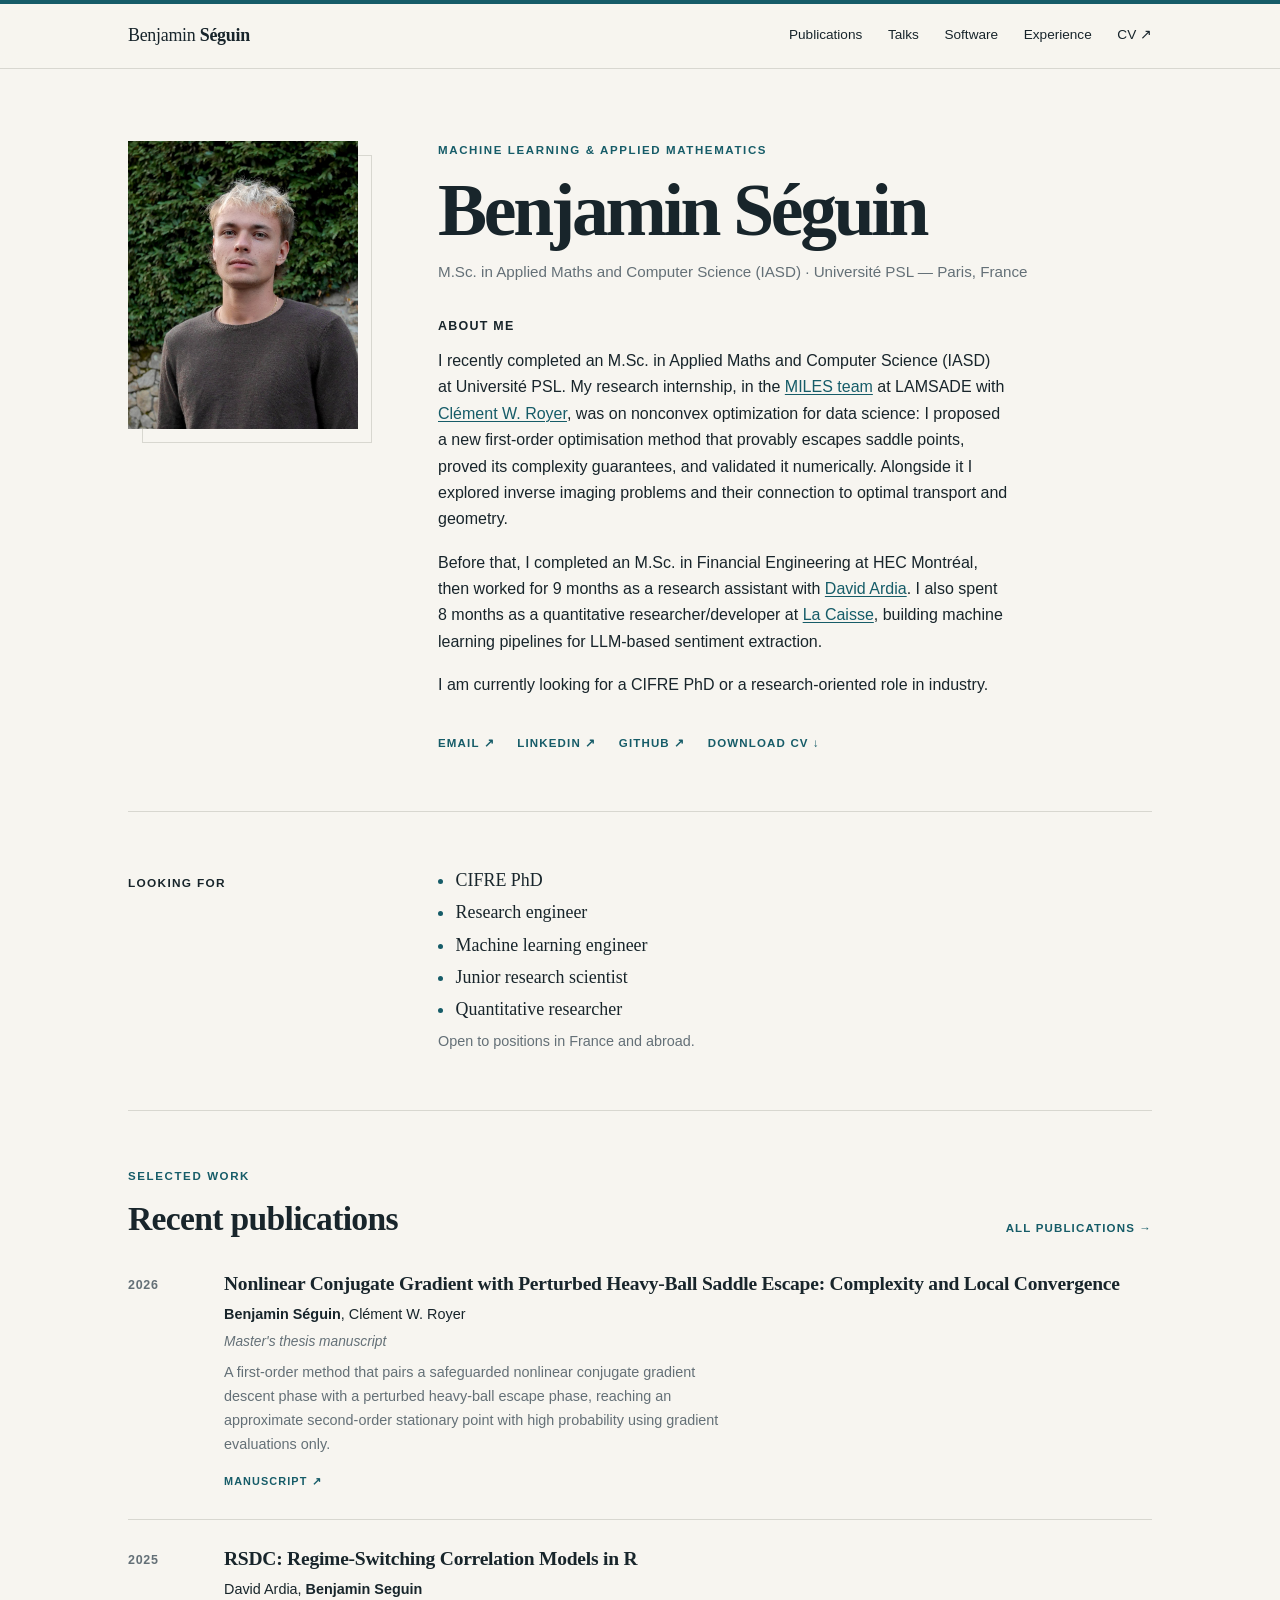
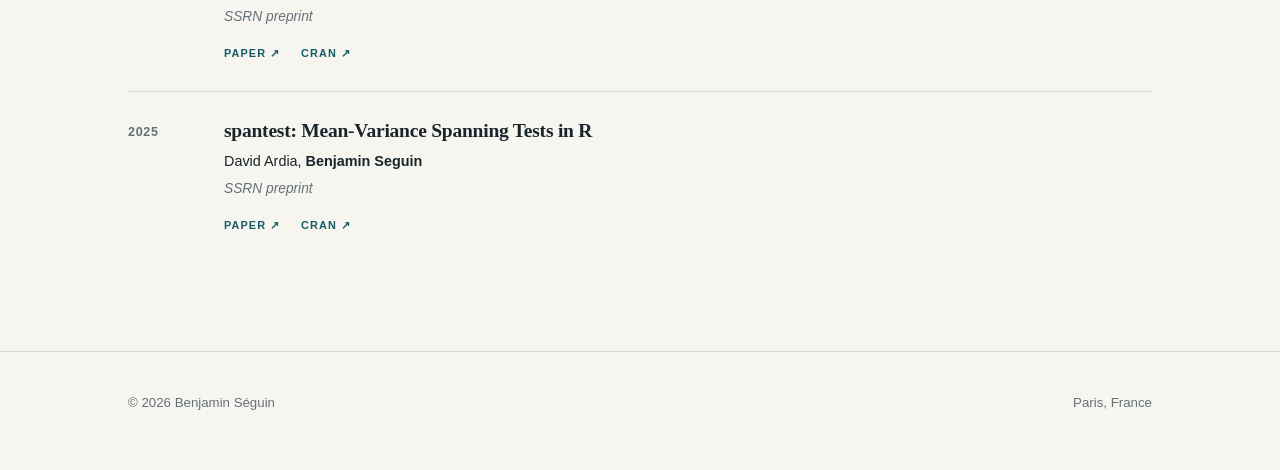
<file: index.html>
<!DOCTYPE html>
<html lang="en">
<head>
<meta charset="utf-8">
<meta name="viewport" content="width=device-width, initial-scale=1">
<title>Benjamin Séguin</title>
<meta name="description" content="Benjamin Séguin — machine learning and applied mathematics. Looking for a CIFRE PhD or a research-oriented role.">
<link rel="canonical" href="https://benjaminseguin.github.io/">
<meta property="og:title" content="Benjamin Séguin">
<meta property="og:description" content="Machine learning and applied mathematics. Looking for a CIFRE PhD or a research-oriented role.">
<meta property="og:type" content="website">
<meta property="og:url" content="https://benjaminseguin.github.io/">
<link rel="stylesheet" href="css/style.css?v=a9fe0a21">
</head>
<body>
<a class="skip" href="#main">Skip to content</a>

<header class="site-header">
  <div class="shell header-inner">
    <a class="wordmark" href="./" aria-label="Benjamin Séguin, home"><span>Benjamin</span> Séguin</a>
    <nav class="site-nav" aria-label="Primary navigation">
      <a href="publications.html">Publications</a>
      <a href="talks.html">Talks</a>
      <a href="software.html">Software</a>
      <a href="experience.html">Experience</a>
      <a href="files/cv.pdf">CV <span aria-hidden="true">&#8599;</span></a>
    </nav>
  </div>
</header>

<main id="main">
<div class="shell">

  <!-- ============ hero ============ -->
  <section class="rail intro" aria-labelledby="intro-name">
    <div class="portrait-wrap">
      <img class="portrait" src="assets/benjamin-portrait.jpg" alt="Portrait of Benjamin Séguin" width="480" height="600">
    </div>
    <div>
      <p class="eyebrow">Machine learning &amp; applied mathematics</p>
      <h1 id="intro-name">Benjamin Séguin</h1>
      <p class="position">M.Sc. in Applied Maths and Computer Science (IASD) · Université PSL — Paris, France</p>

      <div class="bio prose">
        <h2>About me</h2>
        <p>I recently completed an M.Sc. in Applied Maths and Computer Science (IASD) at Université PSL. My research internship, in the <a href="https://www.lamsade.dauphine.fr/wp/miles/">MILES team</a> at LAMSADE with <a href="https://www.lamsade.dauphine.fr/%7Ecroyer/">Clément W. Royer</a>, was on nonconvex optimization for data science: I proposed a new first-order optimisation method that provably escapes saddle points, proved its complexity guarantees, and validated it numerically. Alongside it I explored inverse imaging problems and their connection to optimal transport and geometry.</p>
        <p>Before that, I completed an M.Sc. in Financial Engineering at HEC Montréal, then worked for 9 months as a research assistant with <a href="https://davidardia.com/">David Ardia</a>. I also spent 8 months as a quantitative researcher/developer at <a href="https://www.lacaisse.com/fr">La Caisse</a>, building machine learning pipelines for LLM-based sentiment extraction.</p>
        <p>I am currently looking for a CIFRE PhD or a research-oriented role in industry.</p>
      </div>

      <ul class="profile-links" aria-label="Profile links">
        <li><a href="mailto:benjamin.seguin@outlook.fr">Email <span aria-hidden="true">&#8599;</span></a></li>
        <li><a href="https://www.linkedin.com/in/benjamin-séguin/">LinkedIn <span aria-hidden="true">&#8599;</span></a></li>
        <li><a href="https://github.com/BenjaminSeguin">GitHub <span aria-hidden="true">&#8599;</span></a></li>
        <li><a href="files/cv.pdf">Download CV <span aria-hidden="true">&#8595;</span></a></li>
        <!-- Add once the profiles exist:
        <li><a href="https://scholar.google.com/citations?user=XXXX">Google Scholar <span aria-hidden="true">&#8599;</span></a></li>
        -->
      </ul>
    </div>
  </section>

  <!-- ============ looking for ============ -->
  <section class="rail" aria-labelledby="looking-title">
    <h2 class="rail-title" id="looking-title">Looking for</h2>
    <div>
      <ul class="interests">
        <li>CIFRE PhD</li>
        <li>Research engineer</li>
        <li>Machine learning engineer</li>
        <li>Junior research scientist</li>
        <li>Quantitative researcher</li>
      </ul>
      <p class="note">Open to positions in France and abroad.</p>
    </div>
  </section>

  <!-- ============ selected work ============ -->
  <section class="rail" aria-labelledby="pubs-title" style="display:block">
    <div class="section-heading">
      <div>
        <p class="eyebrow">Selected work</p>
        <h2 class="section-title" id="pubs-title">Recent publications</h2>
      </div>
      <a class="all-link" href="publications.html">All publications <span aria-hidden="true">&#8594;</span></a>
    </div>

    <ul class="item-list">
      <li class="item">
        <div class="item-year">2026</div>
        <div>
          <h3 class="item-title">Nonlinear Conjugate Gradient with Perturbed Heavy-Ball Saddle Escape: Complexity and Local Convergence</h3>
          <p class="authors"><span class="me">Benjamin Séguin</span>, Clément W. Royer</p>
          <p class="venue">Master's thesis manuscript</p>
          <p class="note">A first-order method that pairs a safeguarded nonlinear conjugate gradient descent phase with a perturbed heavy-ball escape phase, reaching an approximate second-order stationary point with high probability using gradient evaluations only.</p>
          <ul class="resource-links">
            <li><a href="files/Thesis_Benjamin_Seguin.pdf">Manuscript <span aria-hidden="true">&#8599;</span></a></li>
          </ul>
        </div>
      </li>

      <li class="item">
        <div class="item-year">2025</div>
        <div>
          <h3 class="item-title"><a href="https://papers.ssrn.com/sol3/papers.cfm?abstract_id=5422094">RSDC: Regime-Switching Correlation Models in R</a></h3>
          <p class="authors">David Ardia, <span class="me">Benjamin Seguin</span></p>
          <p class="venue">SSRN preprint</p>
          <ul class="resource-links">
            <li><a href="https://papers.ssrn.com/sol3/papers.cfm?abstract_id=5422094">Paper <span aria-hidden="true">&#8599;</span></a></li>
            <li><a href="https://cran.r-project.org/package=RSDC">CRAN <span aria-hidden="true">&#8599;</span></a></li>
          </ul>
        </div>
      </li>

      <li class="item">
        <div class="item-year">2025</div>
        <div>
          <h3 class="item-title"><a href="https://doi.org/10.2139/ssrn.5422034">spantest: Mean-Variance Spanning Tests in R</a></h3>
          <p class="authors">David Ardia, <span class="me">Benjamin Seguin</span></p>
          <p class="venue">SSRN preprint</p>
          <ul class="resource-links">
            <li><a href="https://doi.org/10.2139/ssrn.5422034">Paper <span aria-hidden="true">&#8599;</span></a></li>
            <li><a href="https://cran.r-project.org/package=spantest">CRAN <span aria-hidden="true">&#8599;</span></a></li>
          </ul>
        </div>
      </li>

    </ul>
  </section>

</div>
</main>

<footer class="site-footer">
  <div class="shell footer-inner">
    <span>&copy; 2026 Benjamin Séguin</span>
    <span>Paris, France</span>
  </div>
</footer>
</body>
</html>
</file>
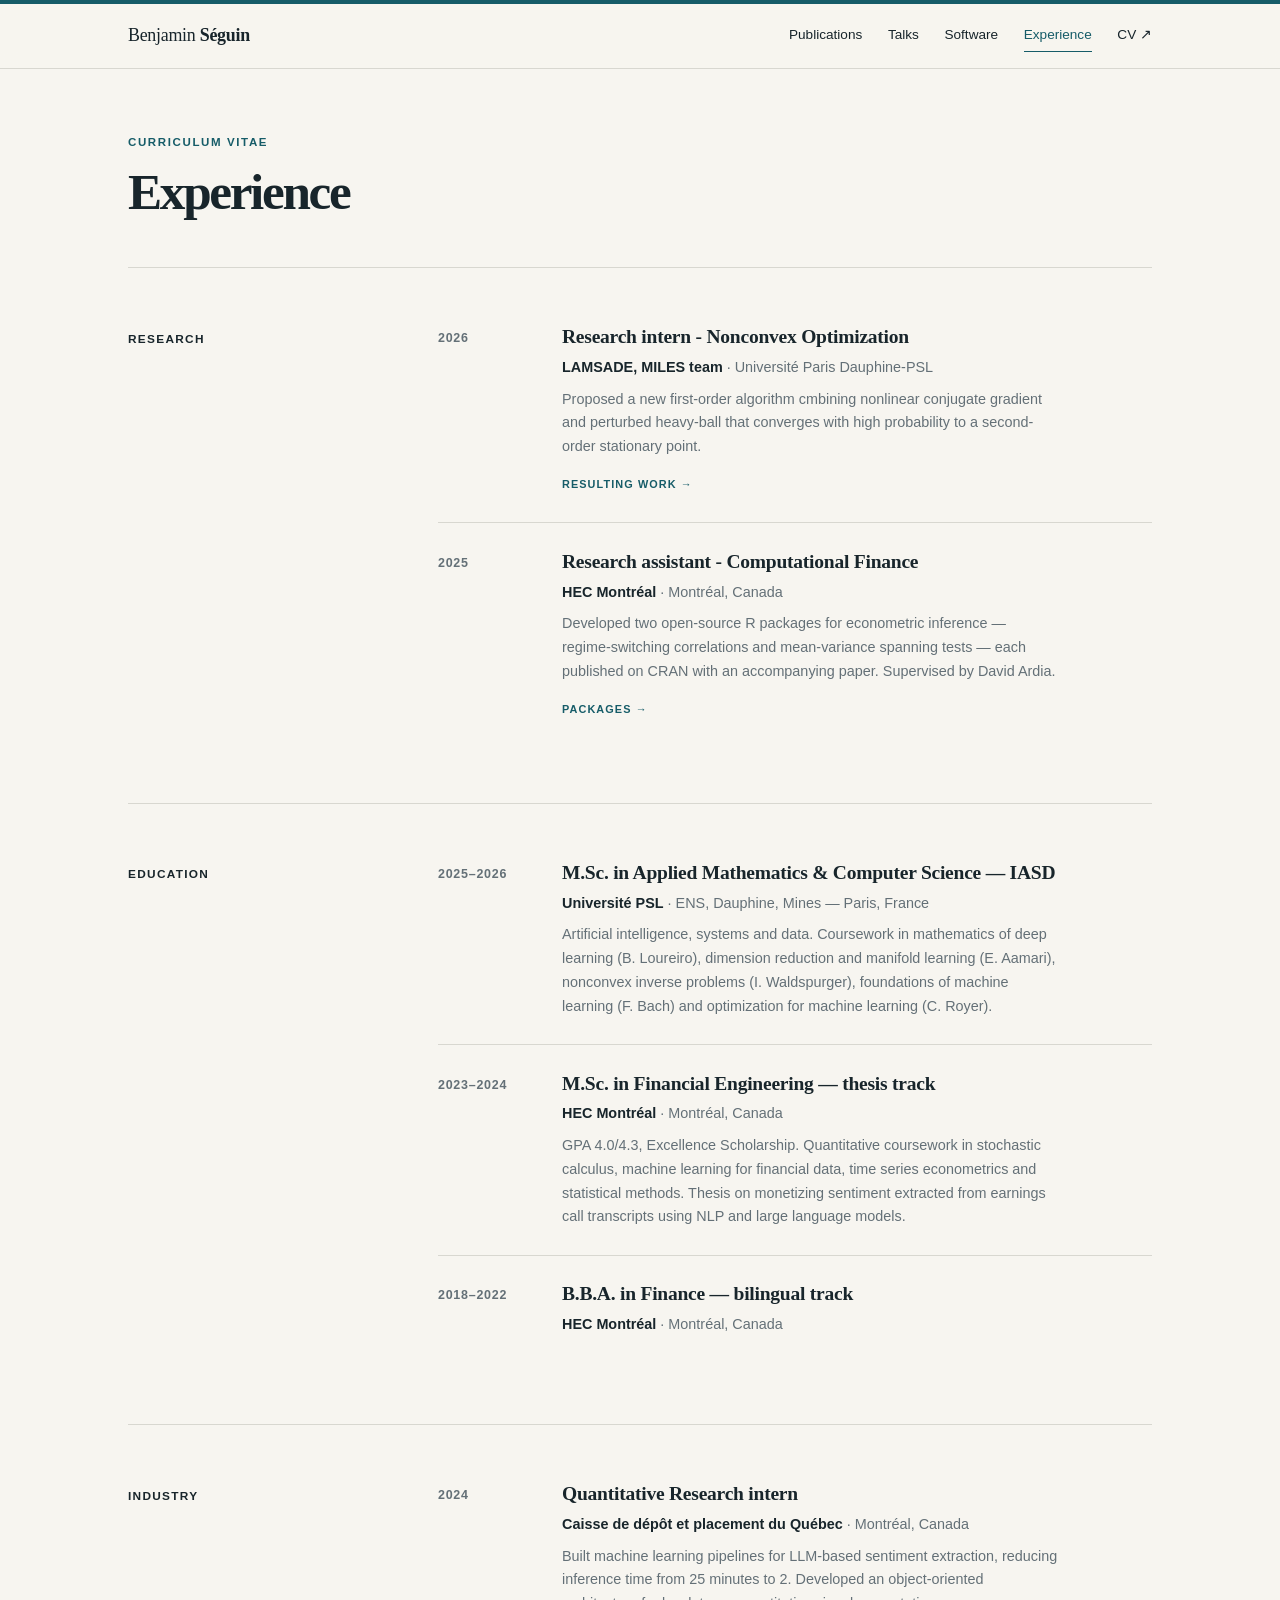
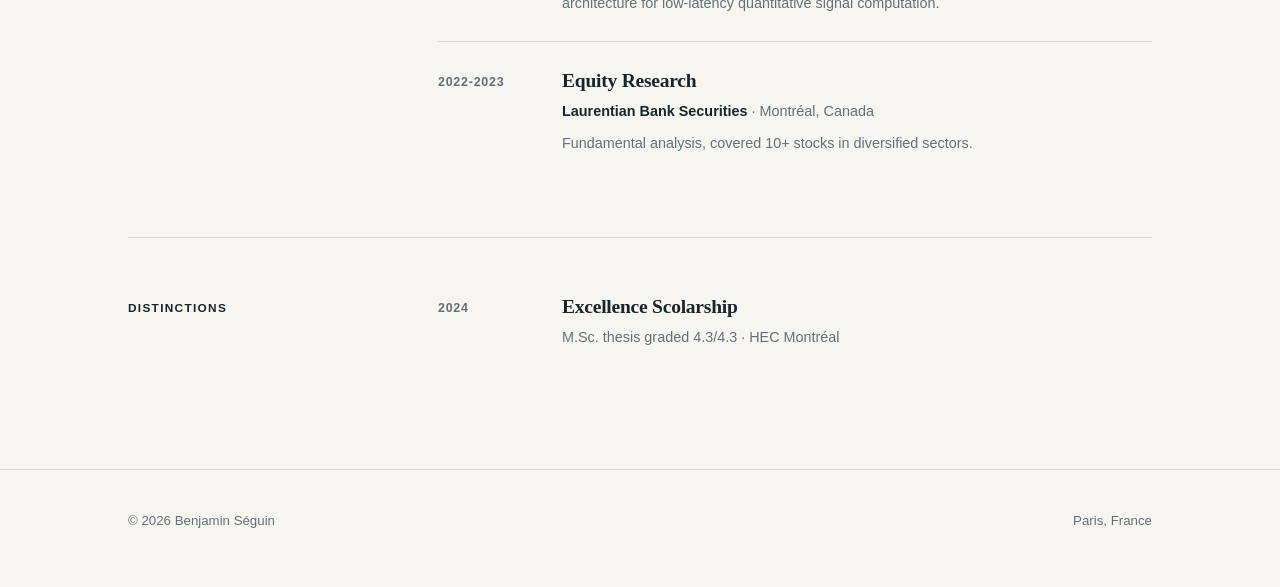
<file: experience.html>
<!DOCTYPE html>
<html lang="en">
<head>
<meta charset="utf-8">
<meta name="viewport" content="width=device-width, initial-scale=1">
<title>Experience — Benjamin Séguin</title>
<meta name="description" content="Curriculum vitae of Benjamin Séguin: research appointments, education, professional experience and distinctions.">
<link rel="stylesheet" href="css/style.css?v=a9fe0a21">
</head>
<body>
<a class="skip" href="#main">Skip to content</a>

<header class="site-header">
  <div class="shell header-inner">
    <a class="wordmark" href="./" aria-label="Benjamin Séguin, home"><span>Benjamin</span> Séguin</a>
    <nav class="site-nav" aria-label="Primary navigation">
      <a href="publications.html">Publications</a>
      <a href="talks.html">Talks</a>
      <a href="software.html">Software</a>
      <a href="experience.html" aria-current="page">Experience</a>
      <a href="files/cv.pdf">CV <span aria-hidden="true">&#8599;</span></a>
    </nav>
  </div>
</header>

<main id="main">
<div class="shell">

  <div class="page-head">
    <p class="eyebrow">Curriculum vitae</p>
    <h1>Experience</h1>
  </div>


  <!-- ============ research ============ -->
  <section class="rail" aria-labelledby="research-exp">
    <h2 class="rail-title" id="research-exp">Research</h2>
    <ul class="item-list timeline">
      <li class="item">
        <div class="item-year">2026</div>
        <div>
          <h3 class="item-title">Research intern - Nonconvex Optimization</h3>
          <p class="item-org"><strong>LAMSADE, MILES team</strong> · Université Paris Dauphine-PSL</p>
          <p class="note">Proposed a new first-order algorithm cmbining nonlinear conjugate gradient and perturbed heavy-ball that converges with high probability to a second-order stationary point.</p>
          <ul class="resource-links">
            <li><a href="publications.html">Resulting work <span aria-hidden="true">&#8594;</span></a></li>
          </ul>
        </div>
      </li>
      <li class="item">
        <div class="item-year">2025</div>
        <div>
          <h3 class="item-title">Research assistant - Computational Finance</h3>
          <p class="item-org"><strong>HEC Montréal</strong> · Montréal, Canada</p>
          <p class="note">Developed two open-source R packages for econometric inference — regime-switching correlations and mean-variance spanning tests — each published on CRAN with an accompanying paper. Supervised by David Ardia.</p>
          <ul class="resource-links">
            <li><a href="software.html">Packages <span aria-hidden="true">&#8594;</span></a></li>
          </ul>
        </div>
      </li>
    </ul>
  </section>

  <!-- ============ education ============ -->
  <section class="rail" aria-labelledby="education">
    <h2 class="rail-title" id="education">Education</h2>
    <ul class="item-list timeline">
      <li class="item">
        <div class="item-year">2025–2026</div>
        <div>
          <h3 class="item-title">M.Sc. in Applied Mathematics & Computer Science — IASD</h3>
          <p class="item-org"><strong>Université PSL</strong> · ENS, Dauphine, Mines — Paris, France</p>
          <p class="note">Artificial intelligence, systems and data. Coursework in mathematics of deep learning (B. Loureiro), dimension reduction and manifold learning (E. Aamari), nonconvex inverse problems (I. Waldspurger), foundations of machine learning (F. Bach) and optimization for machine learning (C. Royer).</p>
        </div>
      </li>
      <li class="item">
        <div class="item-year">2023–2024</div>
        <div>
          <h3 class="item-title">M.Sc. in Financial Engineering — thesis track</h3>
          <p class="item-org"><strong>HEC Montréal</strong> · Montréal, Canada</p>
          <p class="note">GPA 4.0/4.3, Excellence Scholarship. Quantitative coursework in stochastic calculus, machine learning for financial data, time series econometrics and statistical methods. Thesis on monetizing sentiment extracted from earnings call transcripts using NLP and large language models.</p>
        </div>
      </li>
      <li class="item">
        <div class="item-year">2018–2022</div>
        <div>
          <h3 class="item-title">B.B.A. in Finance — bilingual track</h3>
          <p class="item-org"><strong>HEC Montréal</strong> · Montréal, Canada</p>
        </div>
      </li>
    </ul>
  </section>

  <!-- ============ professional ============ -->
  <section class="rail" aria-labelledby="professional">
    <h2 class="rail-title" id="professional">Industry</h2>
    <ul class="item-list timeline">
      <li class="item">
        <div class="item-year">2024</div>
        <div>
          <h3 class="item-title">Quantitative Research intern</h3>
          <p class="item-org"><strong>Caisse de dépôt et placement du Québec</strong> · Montréal, Canada</p>
          <p class="note">Built machine learning pipelines for LLM-based sentiment extraction, reducing inference time from 25 minutes to 2. Developed an object-oriented architecture for low-latency quantitative signal computation.</p>
        </div>
      </li>
      <li class="item">
        <div class="item-year">2022-2023</div>
        <div>
          <h3 class="item-title">Equity Research</h3>
          <p class="item-org"><strong>Laurentian Bank Securities</strong> · Montréal, Canada</p>
          <p class="note">Fundamental analysis, covered 10+ stocks in diversified sectors.</p>
        </div>
    </ul>
  </section>

  <!-- ============ distinctions ============ -->
  <section class="rail" aria-labelledby="awards">
    <h2 class="rail-title" id="awards">Distinctions</h2>
    <ul class="item-list timeline">
      <li class="item">
        <div class="item-year">2024</div>
        <div>
          <h3 class="item-title">Excellence Scolarship</h3>
          <p class="item-org">M.Sc. thesis graded 4.3/4.3 · HEC Montréal</p>
        </div>
      </li>
    </ul>
  </section>
</div>
</main>

<footer class="site-footer">
  <div class="shell footer-inner">
    <span>&copy; 2026 Benjamin Séguin</span>
    <span>Paris, France</span>
  </div>
</footer>
</body>
</html>
</file>
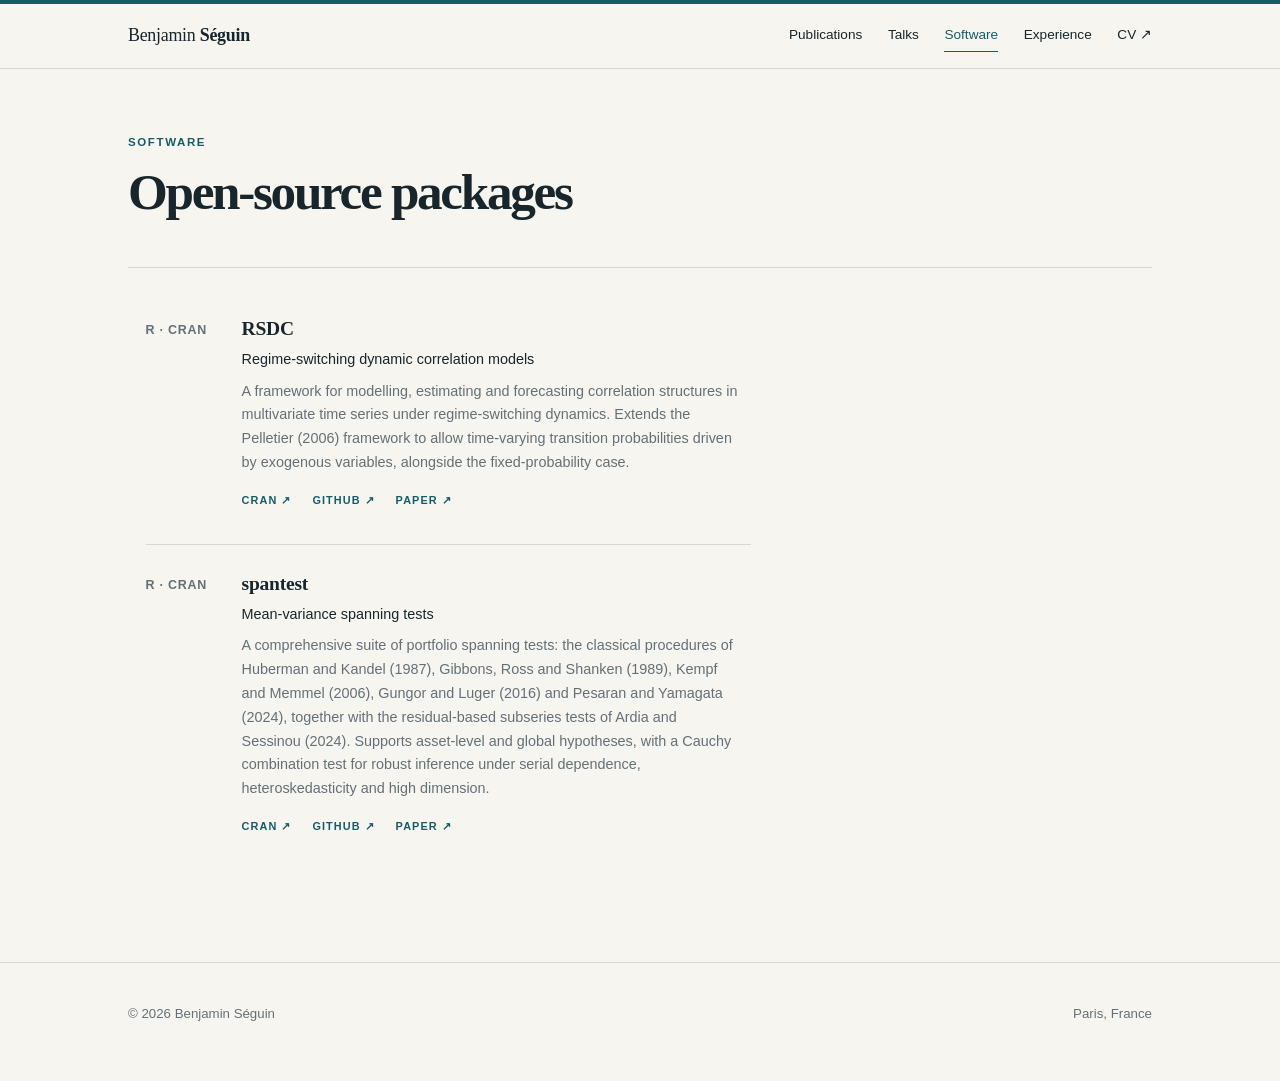
<file: software.html>
<!DOCTYPE html>
<html lang="en">
<head>
<meta charset="utf-8">
<meta name="viewport" content="width=device-width, initial-scale=1">
<title>Software — Benjamin Séguin</title>
<meta name="description" content="Open-source software by Benjamin Séguin: R packages for econometric inference, on CRAN.">
<link rel="stylesheet" href="css/style.css?v=a9fe0a21">
</head>
<body>
<a class="skip" href="#main">Skip to content</a>

<header class="site-header">
  <div class="shell header-inner">
    <a class="wordmark" href="./" aria-label="Benjamin Séguin, home"><span>Benjamin</span> Séguin</a>
    <nav class="site-nav" aria-label="Primary navigation">
      <a href="publications.html">Publications</a>
      <a href="talks.html">Talks</a>
      <a href="software.html" aria-current="page">Software</a>
      <a href="experience.html">Experience</a>
      <a href="files/cv.pdf">CV <span aria-hidden="true">&#8599;</span></a>
    </nav>
  </div>
</header>

<main id="main">
<div class="shell">

  <div class="page-head">
    <p class="eyebrow">Software</p>
    <h1>Open-source packages</h1>
    <p class="lede"> </p>
  </div>

  <div class="longform">
    <ul class="item-list">

      <li class="item">
        <div class="item-year">R &middot; CRAN</div>
        <div>
          <h3 class="item-title"><a href="https://cran.r-project.org/package=RSDC">RSDC</a></h3>
          <p class="authors">Regime-switching dynamic correlation models</p>
          <p class="note">A framework for modelling, estimating and forecasting correlation structures in multivariate time series under regime-switching dynamics. Extends the Pelletier (2006) framework to allow time-varying transition probabilities driven by exogenous variables, alongside the fixed-probability case.</p>
          <ul class="resource-links">
            <li><a href="https://cran.r-project.org/package=RSDC">CRAN <span aria-hidden="true">&#8599;</span></a></li>
            <li><a href="https://github.com/ArdiaD/RSDC">GitHub <span aria-hidden="true">&#8599;</span></a></li>
            <li><a href="https://papers.ssrn.com/sol3/papers.cfm?abstract_id=5422094">Paper <span aria-hidden="true">&#8599;</span></a></li>
          </ul>
        </div>
      </li>

      <li class="item">
        <div class="item-year">R &middot; CRAN</div>
        <div>
          <h3 class="item-title"><a href="https://cran.r-project.org/package=spantest">spantest</a></h3>
          <p class="authors">Mean-variance spanning tests</p>
          <p class="note">A comprehensive suite of portfolio spanning tests: the classical procedures of Huberman and Kandel (1987), Gibbons, Ross and Shanken (1989), Kempf and Memmel (2006), Gungor and Luger (2016) and Pesaran and Yamagata (2024), together with the residual-based subseries tests of Ardia and Sessinou (2024). Supports asset-level and global hypotheses, with a Cauchy combination test for robust inference under serial dependence, heteroskedasticity and high dimension.</p>
          <ul class="resource-links">
            <li><a href="https://cran.r-project.org/package=spantest">CRAN <span aria-hidden="true">&#8599;</span></a></li>
            <li><a href="https://github.com/ArdiaD/spantest">GitHub <span aria-hidden="true">&#8599;</span></a></li>
            <li><a href="https://doi.org/10.2139/ssrn.5422034">Paper <span aria-hidden="true">&#8599;</span></a></li>
          </ul>
        </div>
      </li>


    </ul>
  </div>
</div>
</main>

<footer class="site-footer">
  <div class="shell footer-inner">
    <span>&copy; 2026 Benjamin Séguin</span>
    <span>Paris, France</span>
  </div>
</footer>
</body>
</html>
</file>
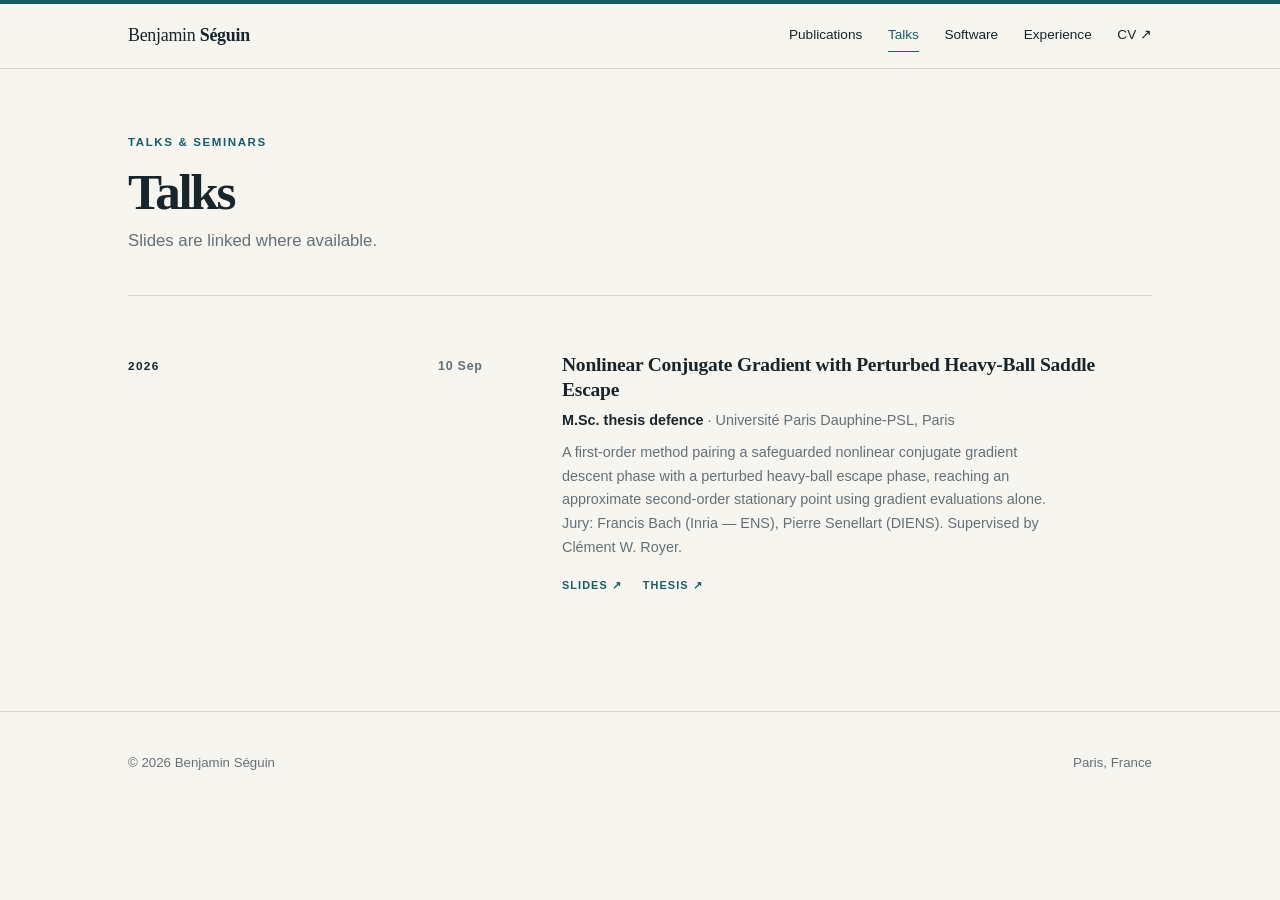
<file: talks.html>
<!DOCTYPE html>
<html lang="en">
<head>
<meta charset="utf-8">
<meta name="viewport" content="width=device-width, initial-scale=1">
<title>Talks — Benjamin Séguin</title>
<meta name="description" content="Talks and seminars given by Benjamin Séguin on nonconvex optimization.">
<link rel="stylesheet" href="css/style.css?v=a9fe0a21">
</head>
<body>
<a class="skip" href="#main">Skip to content</a>

<header class="site-header">
  <div class="shell header-inner">
    <a class="wordmark" href="./" aria-label="Benjamin Séguin, home"><span>Benjamin</span> Séguin</a>
    <nav class="site-nav" aria-label="Primary navigation">
      <a href="publications.html">Publications</a>
      <a href="talks.html" aria-current="page">Talks</a>
      <a href="software.html">Software</a>
      <a href="experience.html">Experience</a>
      <a href="files/cv.pdf">CV <span aria-hidden="true">&#8599;</span></a>
    </nav>
  </div>
</header>

<main id="main">
<div class="shell">

  <div class="page-head">
    <p class="eyebrow">Talks &amp; seminars</p>
    <h1>Talks</h1>
    <p class="lede">Slides are linked where available.</p>
  </div>

  <section class="rail" aria-labelledby="y2026">
    <h2 class="rail-title" id="y2026">2026</h2>
    <ul class="item-list timeline">
      <li class="item">
        <div class="item-year">10 Sep</div>
        <div>
          <h3 class="item-title">Nonlinear Conjugate Gradient with Perturbed Heavy-Ball Saddle Escape</h3>
          <p class="item-org"><strong>M.Sc. thesis defence</strong> · Université Paris Dauphine-PSL, Paris</p>
          <p class="note">A first-order method pairing a safeguarded nonlinear conjugate gradient descent phase with a perturbed heavy-ball escape phase, reaching an approximate second-order stationary point using gradient evaluations alone. Jury: Francis Bach (Inria — ENS), Pierre Senellart (DIENS). Supervised by Clément W. Royer.</p>
          <ul class="resource-links">
            <li><a href="files/defence-slides.pdf">Slides <span aria-hidden="true">&#8599;</span></a></li>
            <li><a href="files/Thesis_Benjamin_Seguin.pdf">Thesis <span aria-hidden="true">&#8599;</span></a></li>
          </ul>
        </div>
      </li>
    </ul>
  </section>

</div>
</main>

<footer class="site-footer">
  <div class="shell footer-inner">
    <span>&copy; 2026 Benjamin Séguin</span>
    <span>Paris, France</span>
  </div>
</footer>
</body>
</html>
</file>
<file: css/style.css>
/* ==========================================================================
   Benjamin Séguin — academic site
   Design language: warm paper, deep-teal accent, Palatino display + sans text.
   No build step, no dependencies. Edit tokens below to restyle globally.
   ========================================================================== */

:root{
  --paper:#f7f5f0;
  --surface:#fffefa;
  --ink:#18252b;
  --muted:#647077;
  --line:#d8d7d0;
  --accent:#165c68;
  --accent-dark:#0d414a;

  --serif:"Iowan Old Style","Palatino Linotype",Palatino,"Book Antiqua",Georgia,serif;
  --sans:Inter,ui-sans-serif,-apple-system,BlinkMacSystemFont,"Segoe UI",sans-serif;

  --shell:1080px;
  --rail:230px;        /* left label / portrait column */
  --rail-gap:5rem;     /* gap between rail and content */
}

/* ---------- reset ---------- */
*,*::before,*::after{box-sizing:border-box}
html{-webkit-text-size-adjust:100%}
body{
  margin:0;
  background:var(--paper);
  color:var(--ink);
  font-family:var(--sans);
  font-size:1rem;
  line-height:1.65;
  -webkit-font-smoothing:antialiased;
  text-rendering:optimizeLegibility;
}
img{max-width:100%;height:auto;display:block}
ul{margin:0;padding:0}
h1,h2,h3,h4,p{margin:0}
a{color:var(--accent);text-decoration:underline;text-decoration-thickness:1px;text-underline-offset:2px}
a:hover{color:var(--accent-dark)}

.shell{width:100%;max-width:var(--shell);margin:0 auto;padding:0 1.75rem}

/* ---------- skip link ---------- */
.skip{position:absolute;left:-9999px;top:0;background:var(--surface);padding:.6rem 1rem;z-index:99}
.skip:focus{left:1rem;top:1rem}

/* ---------- header ---------- */
.site-header{
  background:color-mix(in srgb, var(--paper) 94%, transparent);
  border-top:4px solid var(--accent);
  border-bottom:1px solid var(--line);
  position:sticky;top:0;z-index:20;
  backdrop-filter:saturate(140%) blur(8px);
}
.header-inner{
  display:flex;align-items:center;justify-content:space-between;
  gap:1.5rem;min-height:64px;flex-wrap:wrap;
}
.wordmark{
  font-family:var(--serif);font-size:1.12rem;font-weight:650;
  letter-spacing:-.015em;color:var(--ink);text-decoration:none;
}
.wordmark span{font-weight:400}
.wordmark:hover{color:var(--accent)}
.site-nav{display:flex;gap:1.6rem;flex-wrap:wrap;align-items:center}
.site-nav a{
  font-size:.85rem;font-weight:500;color:var(--ink);
  text-decoration:none;padding:.25rem 0;
  border-bottom:1px solid transparent;
}
.site-nav a:hover,.site-nav a[aria-current=page]{color:var(--accent);border-bottom-color:var(--accent)}

/* ---------- shared type ---------- */
.eyebrow{
  font-size:.72rem;font-weight:600;text-transform:uppercase;
  letter-spacing:.14em;color:var(--accent);margin:0 0 .9rem;
}
.rail-title{                        /* the small uppercase label in the left rail */
  font-family:var(--sans);font-size:.74rem;font-weight:700;
  text-transform:uppercase;letter-spacing:.11em;color:var(--ink);
  margin:.35rem 0 0;
}
.section-title{
  font-family:var(--serif);font-size:clamp(1.65rem,3vw,2.1rem);
  font-weight:650;letter-spacing:-.02em;line-height:1.15;
}
.prose h2{
  font-family:var(--sans);font-size:.78rem;font-weight:700;
  text-transform:uppercase;letter-spacing:.1em;color:var(--ink);
  margin:0 0 .7rem;
}
.prose p{margin:0 0 1.05rem;max-width:64ch}
.prose p:last-child{margin-bottom:0}

/* ---------- rail layout (label left, content right) ---------- */
.rail{
  display:grid;grid-template-columns:var(--rail) minmax(0,1fr);
  gap:var(--rail-gap);
  padding:3.5rem 0;
  border-bottom:1px solid var(--line);
}
.rail:last-of-type{border-bottom:0}

/* ---------- hero ---------- */
.intro{padding-top:4.5rem;align-items:start}
.portrait-wrap{position:relative}
.portrait-wrap::after{
  content:"";position:absolute;inset:14px -14px -14px 14px;
  border:1px solid var(--line);z-index:0;
}
.portrait{position:relative;z-index:1;width:100%;background:var(--surface)}
h1{
  font-family:var(--serif);
  font-size:clamp(2.5rem,7vw,4.6rem);
  font-weight:650;letter-spacing:-.045em;line-height:1;
  margin:0 0 .7rem;
}
.position{color:var(--muted);font-size:.95rem;margin:0 0 2rem}
.position a{color:var(--muted)}
.position a:hover{color:var(--accent)}
.bio{margin-bottom:1.9rem}

.profile-links{display:flex;flex-wrap:wrap;gap:.55rem 1.4rem;list-style:none}
.profile-links a{
  font-size:.72rem;font-weight:600;text-transform:uppercase;
  letter-spacing:.1em;text-decoration:none;color:var(--accent);
  border-bottom:1px solid transparent;
}
.profile-links a:hover{border-bottom-color:var(--accent)}

/* ---------- research interests strip ---------- */
.interests{display:flex;flex-direction:column;gap:.45rem;list-style:none}
.interests li{
  font-family:var(--serif);font-size:1.12rem;line-height:1.4;
  padding-left:1.1rem;position:relative;
}
.interests li::before{
  content:"";position:absolute;left:0;top:.62em;
  width:5px;height:5px;background:var(--accent);border-radius:50%;
}

/* ---------- section heading with "all →" link ---------- */
.section-heading{
  display:flex;align-items:flex-end;justify-content:space-between;
  gap:2rem;flex-wrap:wrap;margin-bottom:2rem;
}
.all-link{
  font-size:.72rem;font-weight:600;text-transform:uppercase;
  letter-spacing:.1em;text-decoration:none;white-space:nowrap;
  border-bottom:1px solid transparent;
}
.all-link:hover{border-bottom-color:var(--accent)}

/* ---------- item lists (publications / software) ---------- */
.item-list{list-style:none}
.item{
  display:grid;grid-template-columns:72px minmax(0,1fr);gap:1.5rem;
  padding:1.6rem 0;border-top:1px solid var(--line);
}
.item:first-child{border-top:0;padding-top:0}
.item-year{
  font-family:var(--sans);font-size:.78rem;font-weight:600;
  letter-spacing:.06em;color:var(--muted);padding-top:.25rem;
}
.item-title{
  font-family:var(--serif);font-size:1.22rem;font-weight:650;
  line-height:1.3;letter-spacing:-.012em;margin:0 0 .4rem;
}
.item-title a{color:var(--ink);text-decoration:none}
.item-title a:hover{color:var(--accent)}
.authors{font-size:.9rem;color:var(--ink);margin:0 0 .25rem}
.authors .me{font-weight:600}
.venue{font-size:.86rem;color:var(--muted);font-style:italic;margin:0 0 .25rem}
.note{font-size:.9rem;color:var(--muted);margin:.5rem 0 0;max-width:62ch}

.resource-links{display:flex;flex-wrap:wrap;gap:.4rem 1.3rem;margin-top:.7rem;list-style:none}
.resource-links a,.resource-links button{
  font-size:.68rem;font-weight:600;text-transform:uppercase;
  letter-spacing:.1em;text-decoration:none;color:var(--accent);
  background:none;border:0;border-bottom:1px solid transparent;
  padding:0;cursor:pointer;font-family:var(--sans);
}
.resource-links a:hover,.resource-links button:hover{border-bottom-color:var(--accent)}

/* bibtex disclosure */
.bibtex{margin-top:.8rem}
.bibtex pre{
  background:var(--surface);border:1px solid var(--line);
  padding:1rem;overflow-x:auto;font-size:.78rem;line-height:1.55;margin:0;
  font-family:ui-monospace,SFMono-Regular,Menlo,Consolas,monospace;
}

/* ---------- year grouping on full list pages ---------- */
.year-group{border-top:1px solid var(--line);padding-top:2.5rem;margin-top:2.5rem}
.year-group:first-of-type{border-top:0;padding-top:0;margin-top:0}
.year-label{
  font-family:var(--sans);font-size:.74rem;font-weight:700;
  text-transform:uppercase;letter-spacing:.11em;color:var(--muted);
  margin:0 0 1.4rem;
}

/* ---------- page header (subpages) ---------- */
.page-head{padding:4rem 0 2.5rem;border-bottom:1px solid var(--line)}
.page-head h1{font-size:clamp(2.1rem,5vw,3.2rem);margin-bottom:.6rem}
.page-head .lede{color:var(--muted);font-size:1.05rem;max-width:62ch;margin:0}

/* ---------- long-form research prose ---------- */
.longform{padding:3rem 0}
/* Scoped to DIRECT children so they never override the item-list styles
   (.item-title, .year-label, .note) used on the publications/software pages. */
.longform > h2{
  font-family:var(--serif);font-size:1.5rem;font-weight:650;
  letter-spacing:-.015em;margin:2.8rem 0 .9rem;text-transform:none;
}
.longform > h2:first-child{margin-top:0}
.longform > h3{
  font-family:var(--sans);font-size:.78rem;font-weight:700;
  text-transform:uppercase;letter-spacing:.1em;margin:2rem 0 .6rem;
}
.longform > p{margin:0 0 1.15rem;max-width:68ch}
.longform > ul{margin:0 0 1.15rem 1.1rem;max-width:68ch}
.longform > ul > li{margin-bottom:.4rem}
.pullquote{
  border-left:2px solid var(--accent);padding:.2rem 0 .2rem 1.3rem;
  margin:1.8rem 0;font-family:var(--serif);font-size:1.12rem;
  color:var(--ink);max-width:60ch;
}

/* ---------- footer ---------- */
.site-footer{
  border-top:1px solid var(--line);margin-top:2rem;
  padding:2.5rem 0 3.5rem;font-size:.83rem;color:var(--muted);
}
.footer-inner{display:flex;justify-content:space-between;gap:1.5rem;flex-wrap:wrap}
.site-footer a{color:var(--muted)}
.site-footer a:hover{color:var(--accent)}

/* ---------- responsive ---------- */
@media (max-width:860px){
  .rail{grid-template-columns:1fr;gap:1.25rem;padding:2.5rem 0}
  .intro{padding-top:2.5rem}
  .portrait-wrap{max-width:200px}
  .portrait-wrap::after{inset:10px -10px -10px 10px}
  .rail-title{margin-bottom:.25rem}
  .item{grid-template-columns:1fr;gap:.4rem}
  .item-year{padding-top:0}
}
@media (max-width:520px){
  .header-inner{min-height:0;padding:.8rem 0}
  .site-nav{gap:1.1rem}
}

/* ---------- focus visibility ---------- */
:focus-visible{outline:2px solid var(--accent);outline-offset:3px}

/* ---------- optional dark mode (delete this block for light-only) ---------- */
@media (prefers-color-scheme:dark){
  :root{
    --paper:#131a1d;
    --surface:#1a2327;
    --ink:#e8e6df;
    --muted:#98a4aa;
    --line:#2c383d;
    --accent:#6fb6c1;
    --accent-dark:#96d0d9;
  }
}

/* ---------- math (KaTeX) ---------- */
/* Long display equations must scroll inside their own box, never widen the page. */
.katex-display{
  overflow-x:auto;
  overflow-y:hidden;
  padding:.55rem 0;
  margin:1.4rem 0;
}
.katex{font-size:1.02em}
.longform p:has(> .katex-display){margin-bottom:1.15rem}

/* ---------- CV timeline (experience / teaching) ---------- */
.timeline{list-style:none}
.timeline .item{grid-template-columns:100px minmax(0,1fr)}
.item-org{font-size:.9rem;color:var(--muted);margin:0 0 .35rem}
.item-org strong{color:var(--ink);font-weight:600}
.cv-download{
  margin:3rem 0 0;padding-top:2rem;border-top:1px solid var(--line);
}
.cv-download a{
  font-size:.72rem;font-weight:600;text-transform:uppercase;letter-spacing:.1em;
  text-decoration:none;border-bottom:1px solid transparent;
}
.cv-download a:hover{border-bottom-color:var(--accent)}
.empty-note{
  font-size:.92rem;color:var(--muted);max-width:60ch;
  border-left:2px solid var(--line);padding-left:1.1rem;
}
@media (max-width:860px){
  .timeline .item{grid-template-columns:1fr}
}

/* ---------- course table (teaching) ---------- */
.table-wrap{overflow-x:auto;-webkit-overflow-scrolling:touch;margin:0 0 1rem}
.course-table{
  width:100%;min-width:660px;border-collapse:collapse;font-size:.92rem;
}
.course-table th{
  font-size:.68rem;font-weight:700;text-transform:uppercase;letter-spacing:.11em;
  color:var(--muted);text-align:left;white-space:nowrap;
  padding:0 1.5rem .8rem 0;
  border-bottom:2px solid var(--ink);      /* strong rule under the header */
}
.course-table td{
  padding:1.3rem 1.5rem;
  padding-left:0;
  border-bottom:1px solid var(--line);vertical-align:top;
}
.course-table th:last-child,.course-table td:last-child{padding-right:0}
.course-table tbody tr:last-child td{border-bottom:0}
.course-table tbody tr:hover td{background:color-mix(in srgb,var(--accent) 5%,transparent)}
.course-table .c-course{
  font-family:var(--serif);font-size:1.08rem;font-weight:650;letter-spacing:-.01em;
  color:var(--ink);
}
.course-table .c-muted{color:var(--muted)}
.course-table .c-year{white-space:nowrap;color:var(--muted);font-variant-numeric:tabular-nums}
.visually-hidden{
  position:absolute;width:1px;height:1px;margin:-1px;padding:0;
  overflow:hidden;clip:rect(0 0 0 0);white-space:nowrap;border:0;
}

/* With seven nav items the header wraps to ~3 lines on a phone. A sticky
   header that tall eats a quarter of the viewport, so let it scroll away. */
@media (max-width:640px){
  .site-header{position:static}
  .site-nav{gap:.6rem 1rem}
  .site-nav a{font-size:.8rem}
}

/* ---------- project tags ---------- */
.tags{display:flex;flex-wrap:wrap;gap:.4rem .5rem;list-style:none;margin:.8rem 0 0}
.tags li{
  font-size:.66rem;font-weight:600;letter-spacing:.07em;text-transform:uppercase;
  color:var(--muted);border:1px solid var(--line);
  padding:.22rem .55rem;white-space:nowrap;
}
</file>
